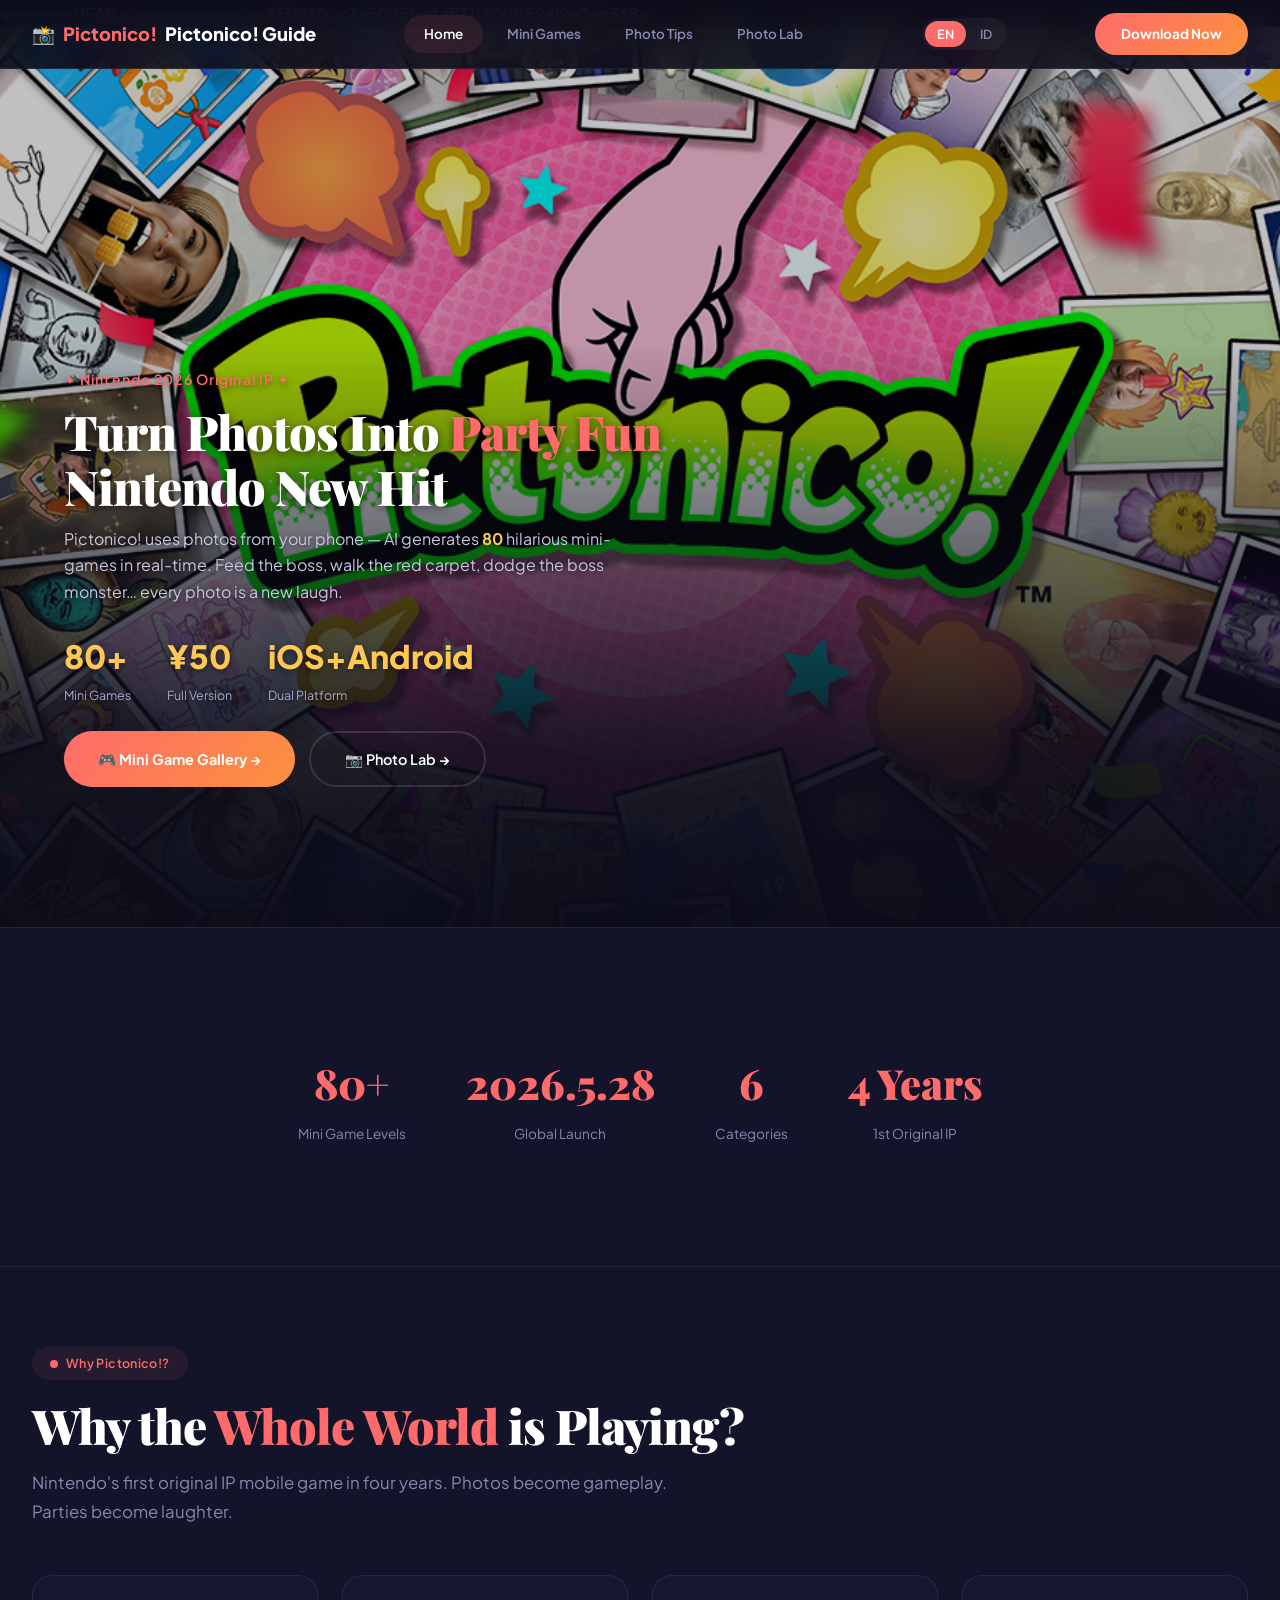
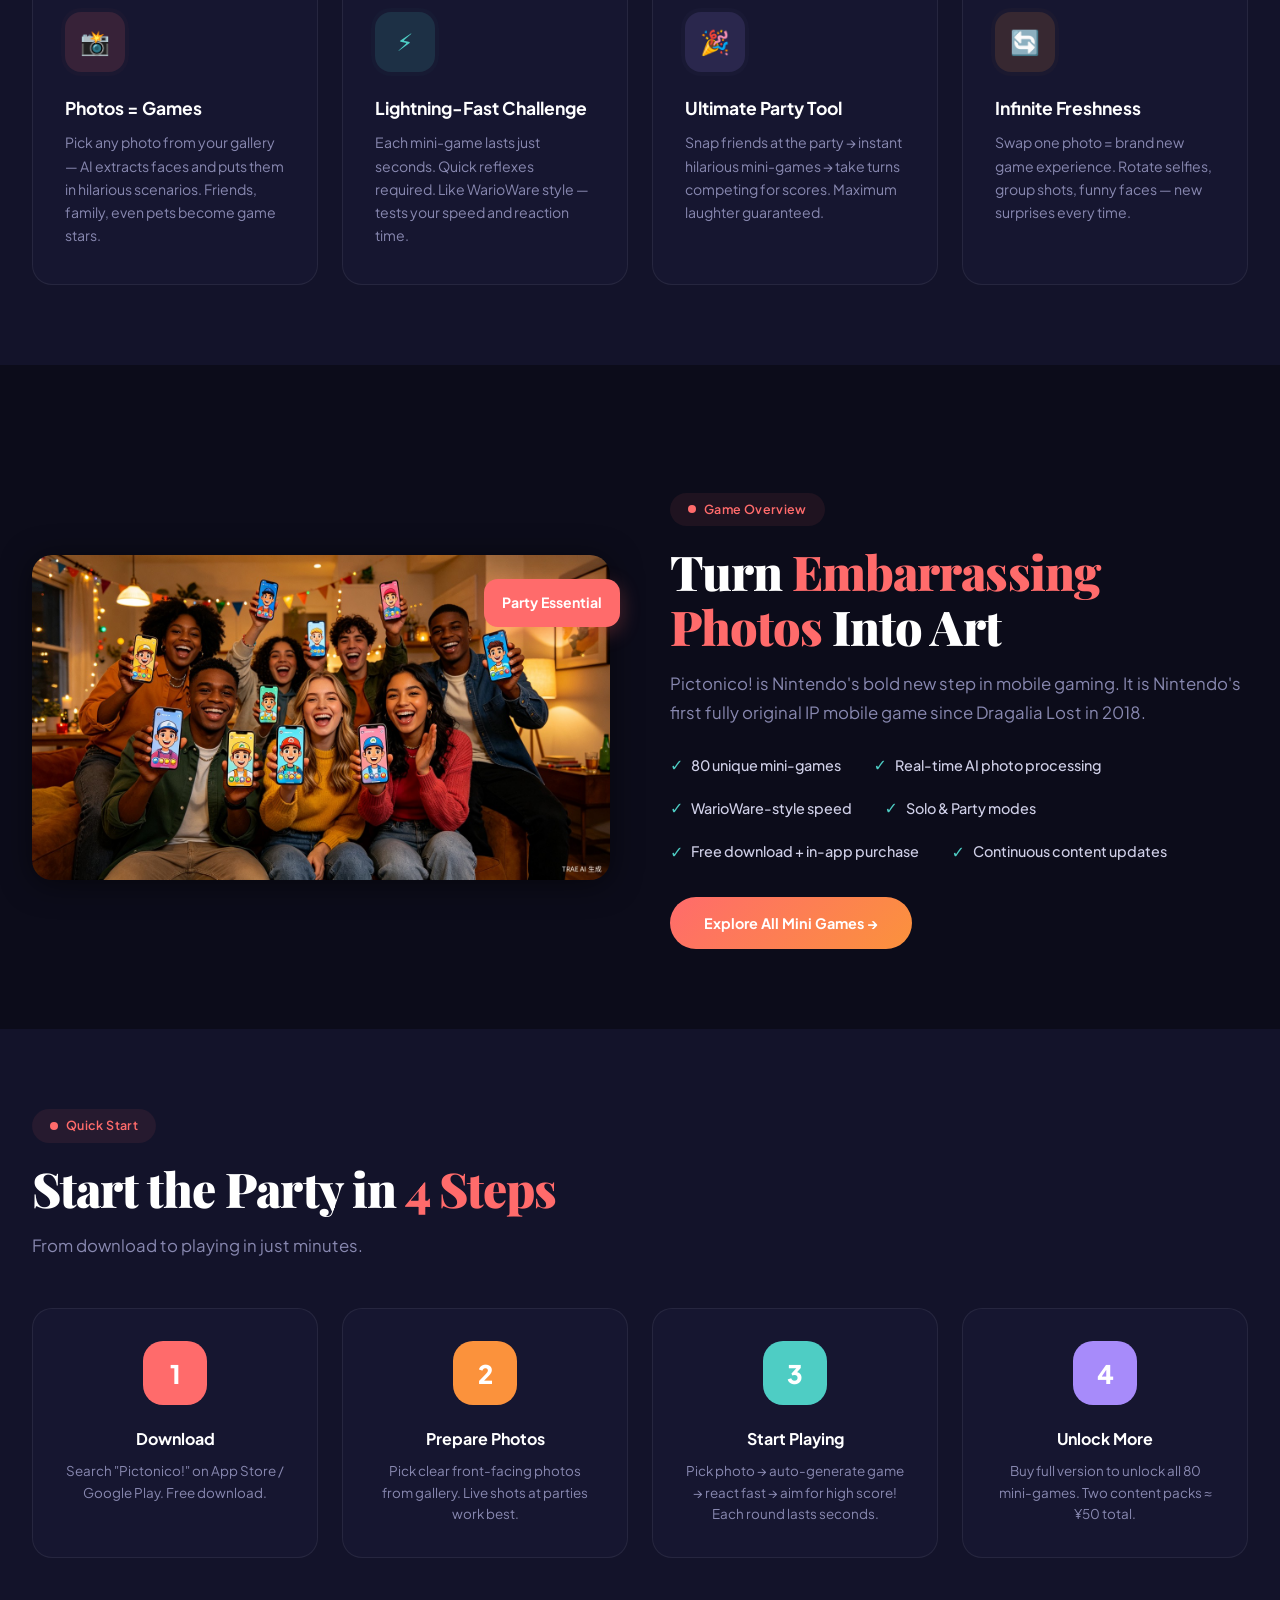
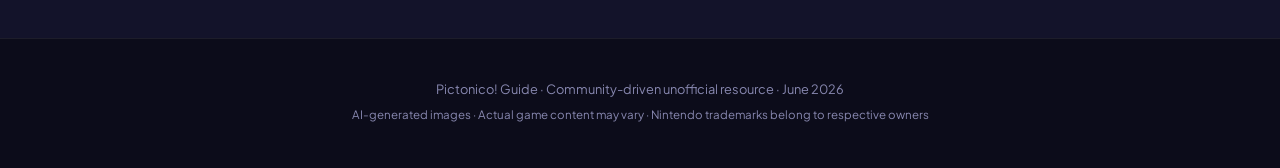
<file: index.html>
<!DOCTYPE html>
<html lang="en" dir="ltr">
<head>
<meta charset="UTF-8">
<!-- Google tag (gtag.js) -->
<<<<<<< HEAD
<script async src="https://pagead2.googlesyndication.com/pagead/js/adsbygoogle.js?client=ca-pub-1691516136077983" crossorigin="anonymous"></script>
=======
>>>>>>> 6f3f470cc7a5045ba84531f700b52a19a8ec368a
<script async src="https://www.googletagmanager.com/gtag/js?id=G-QFF1K0SGJ1"></script>
<script>window.dataLayer=window.dataLayer||[];function gtag(){dataLayer.push(arguments)}gtag('js',new Date());gtag('config','G-QFF1K0SGJ1')</script>
<meta name="viewport" content="width=device-width, initial-scale=1.0">
<title>Pictonico! Guide — Nintendo Party Photo Game Tips, Mini Games & Walkthrough</title>
<meta name="description" content="The ultimate Pictonico! fan guide: master all 80 mini-games, discover the best photo tips for hilarious results, and explore every wacky game scenario. Nintendo's 2026 original mobile party game — turn your friends' photos into laugh-out-loud micro-games.">
<meta name="keywords" content="Pictonico, Pictonico guide, Pictonico mini games, Pictonico photo tips, Nintendo Pictonico, Pictonico walkthrough, Pictonico! game, Nintendo party game, Pictonico download, Pictonico gameplay, Pictonico tips and tricks, Pictonico photo to game, how to play Pictonico, Pictonico characters, Pictonico all games">
<meta name="author" content="Pictonico Guide Community">
<meta name="robots" content="index, follow">
<meta property="og:title" content="Pictonico! Guide — Nintendo Party Photo Game Tips & Mini Games">
<meta property="og:description" content="Master all 80 mini-games in Pictonico! Turn photos into hilarious party fun with our complete guide, photo tips, and game catalog.">
<meta property="og:type" content="website">
<meta property="og:url" content="https://gamehpego.com/">
<meta property="og:image" content="hero-main.png">
<meta name="twitter:card" content="summary_large_image">
<meta name="twitter:title" content="Pictonico! Guide — Nintendo Party Photo Game">
<meta name="twitter:description" content="Turn your photos into hilarious mini-games. Complete Pictonico! guide with game catalog, photo tips & walkthrough.">
<link rel="canonical" href="https://gamehpego.com/">
<link rel="alternate" hreflang="en" href="https://gamehpego.com/">
<link rel="alternate" hreflang="id" href="https://gamehpego.com/id/">
<link rel="preconnect" href="https://fonts.googleapis.com">
<link href="https://fonts.googleapis.com/css2?family=Plus+Jakarta+Sans:wght@400;500;600;700;800&family=Playfair+Display:wght@700;900&display=swap" rel="stylesheet">
<link rel="stylesheet" href="shared.css">
<style>
#hero{min-height:100vh;display:flex;flex-direction:column;justify-content:flex-end;background:url('hero-main.png') center/cover no-repeat;position:relative;overflow:hidden}
#hero::before{content:'';position:absolute;inset:0;background:rgba(6,6,15,.25);pointer-events:none;z-index:0}
#hero::after{content:'';position:absolute;bottom:0;left:0;right:0;height:65%;background:linear-gradient(transparent 0%,rgba(12,12,26,.55) 40%,rgba(12,12,26,.9) 70%,rgba(12,12,26,.98) 100%);pointer-events:none;z-index:0}
.hero-bottom{position:relative;z-index:1;max-width:1300px;margin:0 auto;padding:0 32px 60px;width:100%}
.hero-txt h5{color:var(--accent);font-size:.88rem;font-weight:600;letter-spacing:.08em;margin-bottom:12px;text-shadow:0 2px 6px rgba(0,0,0,.5)}
.hero-txt h1{font-family:'Playfair Display',serif;font-size:clamp(2rem,4vw,3rem);font-weight:900;color:var(--white);line-height:1.15;margin-bottom:12px;letter-spacing:-.02em;text-shadow:0 2px 10px rgba(0,0,0,.6)}
.hero-txt h1 em{color:var(--accent);font-style:normal}
.hero-txt p{color:#c8c8e4;font-size:1rem;line-height:1.65;margin-bottom:24px;max-width:560px;text-shadow:0 1px 4px rgba(0,0,0,.5)}
.hero-stats{display:flex;gap:36px;margin-bottom:24px;flex-wrap:wrap}
.hs h3{font-size:2rem;font-weight:800;color:var(--gold);text-shadow:0 2px 6px rgba(0,0,0,.5)}
.hs span{font-size:.78rem;color:#aaaacc;display:block;margin-top:2px;text-shadow:0 1px 3px rgba(0,0,0,.5)}
.hero-btns{display:flex;gap:14px;flex-wrap:wrap}
#stats{border-top:1px solid var(--border);border-bottom:1px solid var(--border);background:var(--bg2)}
#stats .s-grid{display:flex;justify-content:center;gap:60px;flex-wrap:wrap;max-width:1100px;margin:0 auto}
#stats .s-item{text-align:center}
#stats .s-item h3{font-size:2.6rem;font-weight:900;font-family:'Playfair Display',serif;color:var(--accent)}
#stats .s-item span{font-size:.85rem;color:var(--dim)}
#features{background:var(--bg2)}
#about .about-grid{display:grid;grid-template-columns:1fr 1fr;gap:60px;align-items:center;margin-top:48px}
#about .about-img{position:relative}
#about .about-img .badge{position:absolute;top:24px;right:-10px;background:var(--accent);color:#fff;padding:12px 18px;border-radius:14px;font-weight:700;font-size:.88rem;box-shadow:0 6px 20px rgba(255,107,107,.3)}
.check-list{list-style:none;display:flex;flex-wrap:wrap;gap:16px 32px;margin:24px 0 32px}
.check-list li{display:flex;align-items:center;gap:8px;color:var(--text);font-size:.9rem;font-weight:500}
.check-list li::before{content:'✓';color:var(--green);font-weight:700;font-size:1rem}
#steps{background:var(--bg2)}
.steps-grid{display:grid;grid-template-columns:repeat(auto-fit,minmax(260px,1fr));gap:24px;margin-top:48px}
.step-card{background:var(--card-bg);border:1px solid var(--border);border-radius:var(--radius);padding:32px;text-align:center;transition:var(--tr)}
.step-card:hover{transform:translateY(-6px);box-shadow:var(--shadow-hover)}
.step-card .sn{width:64px;height:64px;border-radius:20px;display:flex;align-items:center;justify-content:center;font-size:1.6rem;font-weight:900;color:#fff;margin:0 auto 20px}
.step-card h4{color:var(--white);font-size:1rem;margin-bottom:8px}
.step-card p{color:var(--dim);font-size:.84rem;line-height:1.6}
@media(max-width:1024px){.hero-txt p{margin:0 auto 32px}.hero-stats,.hero-btns{justify-content:center}#about .about-grid{grid-template-columns:1fr}#about .about-img{max-width:500px;margin:0 auto}}
@media(max-width:768px){.hero-bottom{padding:0 20px 40px}#hero::after{height:70%}}
</style>
</head>
<body>

<header><div class="hdr-inner">
  <a class="logo" href="index.html">📸 <em style="color:var(--accent);font-style:normal">Pictonico!</em> <span data-t="site_title">Guide</span></a>
  <button class="nav-ham" id="ham" onclick="document.getElementById('nl').classList.toggle('open')"><span></span><span></span><span></span></button>
  <div class="nav-links" id="nl">
    <a href="index.html" class="active" data-t="nav_home">Home</a>
    <a href="minigames.html" data-t="nav_games">Mini Games</a>
    <a href="tips.html" data-t="nav_tips">Photo Tips</a>
    <a href="lab.html" data-t="nav_lab">Photo Lab</a>
  </div>
  <div class="lang-toggle">
    <button class="lang-btn on" data-lang="en">EN</button>
    <button class="lang-btn" data-lang="id">ID</button>
  </div>
  <a class="nav-cta" href="https://pictonico.nintendo.com/" target="_blank" rel="noopener" data-t="nav_cta">Download</a>
</div></header>

<section id="hero">
  <div class="hero-bottom">
    <div class="hero-txt">
      <h5 data-t="hero_subtitle">✦ Nintendo 2026 Original IP ✦</h5>
      <h1><span data-t="hero_h1_line1">Turn Photos Into</span> <em data-t="hero_h1_em">Party Fun</em><br><span data-t="hero_h1_line2">Nintendo New Hit</span></h1>
      <p data-t="hero_desc">Pictonico! uses photos from your phone — AI generates 80 hilarious mini-games in real-time. Feed the boss, walk the red carpet, dodge the boss monster… every photo is a new laugh.</p>
      <div class="hero-stats"><div class="hs"><h3 data-t="hero_stat1_val">80+</h3><span data-t="hero_stat1_lbl">Mini Games</span></div><div class="hs"><h3 data-t="hero_stat2_val">¥50</h3><span data-t="hero_stat2_lbl">Full Version</span></div><div class="hs"><h3 data-t="hero_stat3_val">iOS+Android</h3><span data-t="hero_stat3_lbl">Dual Platform</span></div></div>
      <div class="hero-btns"><a href="minigames.html" class="btn-primary" data-t="hero_btn1">🎮 Mini Game Gallery →</a><a href="lab.html" class="btn-outline" data-t="hero_btn2">📷 Photo Lab →</a></div>
    </div>
  </div>
</section>

<section id="stats"><div class="sec-inner" style="padding:40px 0"><div class="s-grid"><div class="s-item"><h3 data-t="stat1_val">80+</h3><span data-t="stat1_lbl">Mini Game Levels</span></div><div class="s-item"><h3 data-t="stat2_val">2026.5.28</h3><span data-t="stat2_lbl">Global Launch</span></div><div class="s-item"><h3 data-t="stat3_val">6</h3><span data-t="stat3_lbl">Categories</span></div><div class="s-item"><h3 data-t="stat4_val">4 Years</h3><span data-t="stat4_lbl">1st Original IP</span></div></div></div></section>

<section id="features"><div class="sec-inner">
  <span class="sec-label"><span class="dot"></span><span data-t="feat_label">Why Pictonico!?</span></span>
  <h2 class="sec-title" data-t="feat_title">Why the Whole World is Playing?</h2>
  <p class="sec-sub" data-t="feat_sub">Nintendo's first original IP mobile game in four years. Photos become gameplay. Parties become laughter.</p>
  <div class="f-grid">
    <div class="f-card fade-up"><div class="f-icon" style="background:rgba(255,107,107,.12);color:var(--accent)">📸</div><h4 data-t="feat1_title">Photos = Games</h4><p data-t="feat1_desc">Pick any photo — AI puts faces in hilarious scenarios. Friends, family, even pets become game stars.</p></div>
    <div class="f-card fade-up"><div class="f-icon" style="background:rgba(78,205,196,.12);color:var(--green)">⚡</div><h4 data-t="feat2_title">Lightning-Fast Challenge</h4><p data-t="feat2_desc">Each mini-game lasts seconds. Quick reflexes required. WarioWare-style speed test.</p></div>
    <div class="f-card fade-up"><div class="f-icon" style="background:rgba(167,139,250,.12);color:var(--purple)">🎉</div><h4 data-t="feat3_title">Ultimate Party Tool</h4><p data-t="feat3_desc">Snap friends → instant mini-games → compete for scores. Maximum laughter guaranteed.</p></div>
    <div class="f-card fade-up"><div class="f-icon" style="background:rgba(251,146,60,.12);color:var(--orange)">🔄</div><h4 data-t="feat4_title">Infinite Freshness</h4><p data-t="feat4_desc">Swap one photo = new game experience. New surprises every time.</p></div>
  </div>
</div></section>

<section id="about"><div class="sec-inner"><div class="about-grid">
  <div class="about-img fade-up"><img class="card-img" src="party-scene.jpg" alt="Party fun"><div class="badge" data-t="about_badge">🎯 Party Essential</div></div>
  <div class="fade-up">
    <span class="sec-label"><span class="dot"></span><span data-t="about_label">Game Overview</span></span>
    <h2 class="sec-title" data-t="about_title">Turn Embarrassing Photos Into Art</h2>
    <p class="sec-sub" data-t="about_desc">Pictonico! is Nintendo's bold new step in mobile gaming — their first fully original IP mobile game since Dragalia Lost in 2018.</p>
    <ul class="check-list"><li data-t="about_li1">80 unique mini-games</li><li data-t="about_li2">Real-time AI photo processing</li><li data-t="about_li3">WarioWare-style speed</li><li data-t="about_li4">Solo & Party modes</li><li data-t="about_li5">Free download + in-app purchase</li><li data-t="about_li6">Continuous content updates</li></ul>
    <a href="minigames.html" class="btn-primary" data-t="about_btn">Explore All Mini Games →</a>
  </div>
</div></div></section>

<section id="steps"><div class="sec-inner">
  <span class="sec-label"><span class="dot"></span><span data-t="steps_label">Quick Start</span></span>
  <h2 class="sec-title" data-t="steps_title">Start the Party in 4 Steps</h2>
  <p class="sec-sub" data-t="steps_sub">From download to playing in just minutes.</p>
  <div class="steps-grid">
    <div class="step-card fade-up"><div class="sn" style="background:var(--accent)">1</div><h4 data-t="step1_title">Download</h4><p data-t="step1_desc">Search "Pictonico!" on App Store / Google Play. Free download.</p></div>
    <div class="step-card fade-up"><div class="sn" style="background:var(--orange)">2</div><h4 data-t="step2_title">Prepare Photos</h4><p data-t="step2_desc">Pick clear front-facing photos from gallery. Live shots at parties work best.</p></div>
    <div class="step-card fade-up"><div class="sn" style="background:var(--green)">3</div><h4 data-t="step3_title">Start Playing</h4><p data-t="step3_desc">Pick photo → generate game → react fast → aim for high score!</p></div>
    <div class="step-card fade-up"><div class="sn" style="background:var(--purple)">4</div><h4 data-t="step4_title">Unlock More</h4><p data-t="step4_desc">Buy full version to unlock all 80 mini-games. ≈ ¥50 total.</p></div>
  </div>
</div></section>

<footer><p data-t="footer1">Pictonico! Guide · Community-driven unofficial resource · June 2026</p><p style="font-size:0.72rem" data-t="footer2">AI-generated images · Nintendo trademarks belong to respective owners</p></footer>

<script src="i18n.js"></script>
<script>
document.querySelectorAll('.fade-up').forEach(el=>{const o=new IntersectionObserver((e)=>{e.forEach(x=>{if(x.isIntersecting){x.target.classList.add('in');o.unobserve(x.target)}})},{threshold:0.15});o.observe(el)});
document.addEventListener('click',e=>{const n=document.getElementById('nl'),h=document.getElementById('ham');if(!n.contains(e.target)&&!h.contains(e.target))n.classList.remove('open')});
</script>
</body>
</html>
</file>
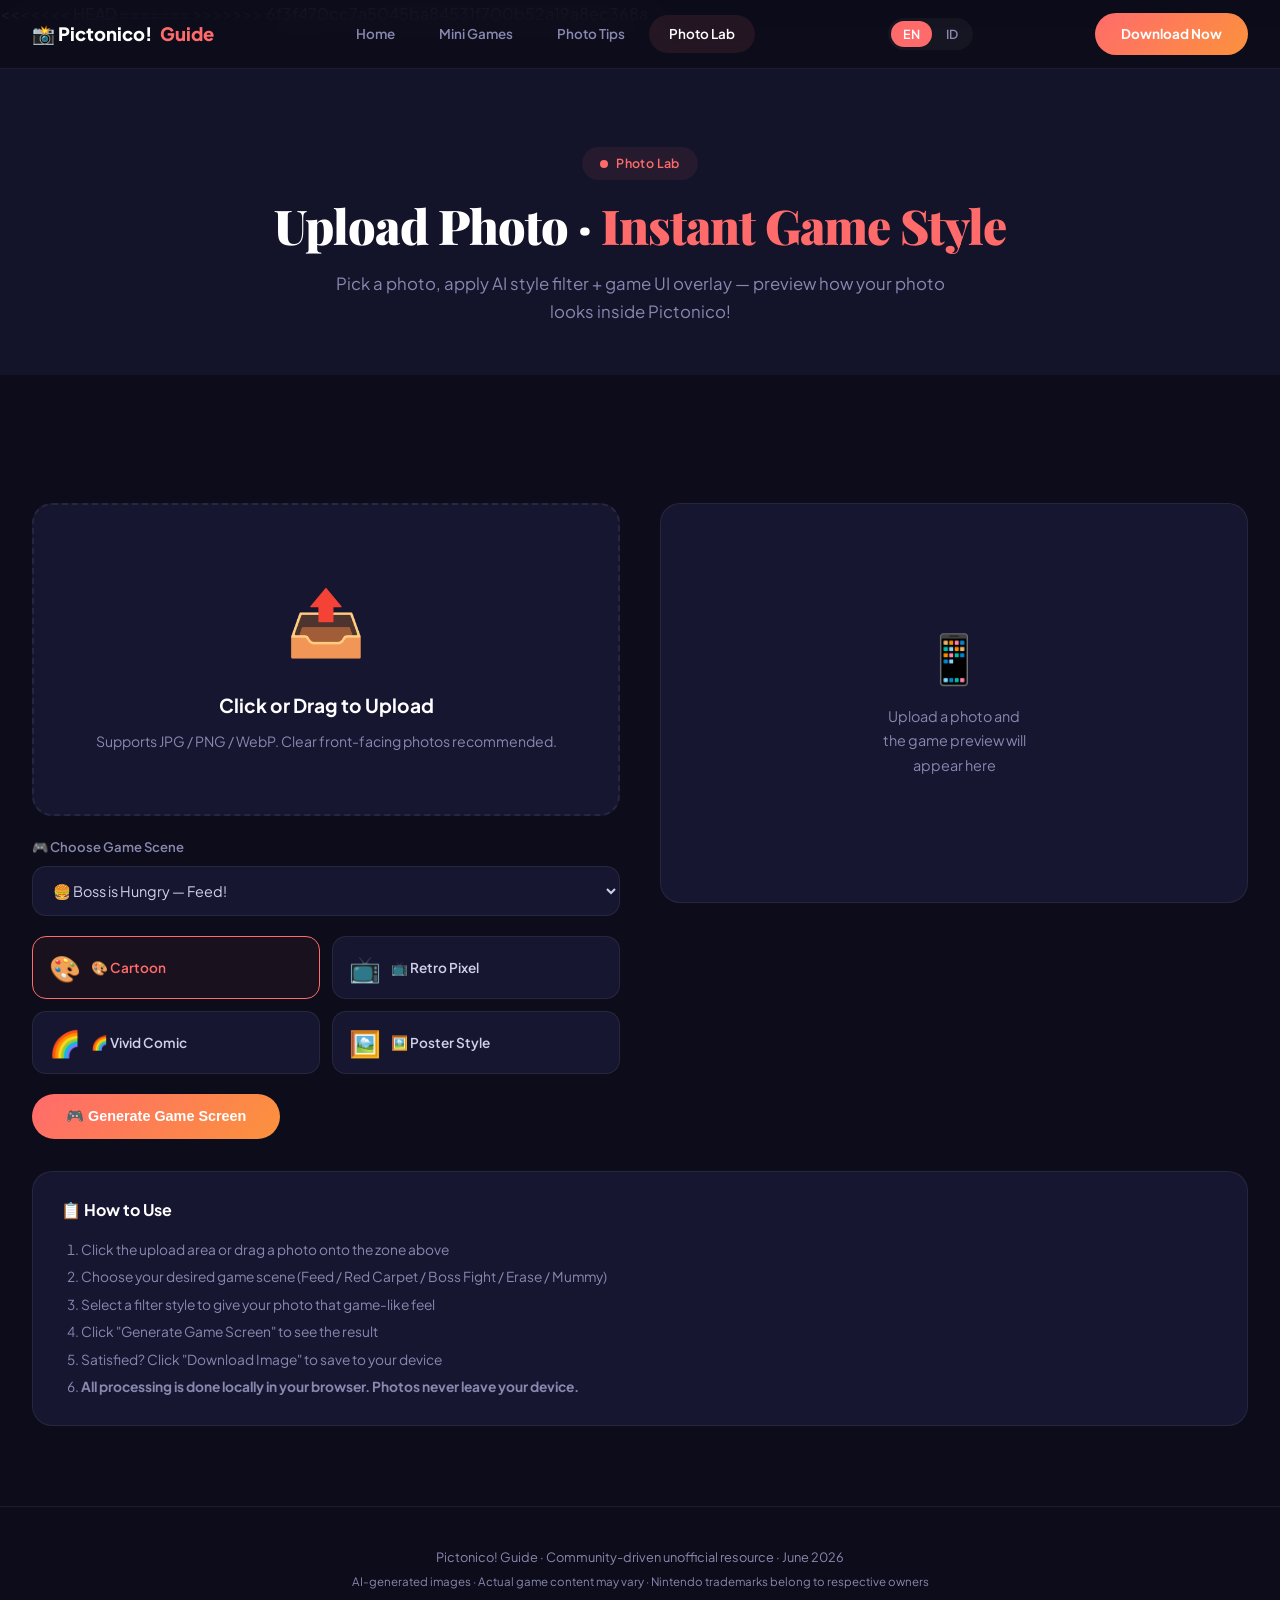
<file: lab.html>
<!DOCTYPE html>
<html lang="en">
<head>
<meta charset="UTF-8">
<!-- Google tag (gtag.js) -->
<<<<<<< HEAD
<script async src="https://pagead2.googlesyndication.com/pagead/js/adsbygoogle.js?client=ca-pub-1691516136077983" crossorigin="anonymous"></script>
=======
>>>>>>> 6f3f470cc7a5045ba84531f700b52a19a8ec368a
<script async src="https://www.googletagmanager.com/gtag/js?id=G-QFF1K0SGJ1"></script>
<script>window.dataLayer=window.dataLayer||[];function gtag(){dataLayer.push(arguments)}gtag('js',new Date());gtag('config','G-QFF1K0SGJ1')</script>
<meta name="viewport" content="width=device-width, initial-scale=1.0">
<title>Pictonico! Photo Lab — Turn Your Photo Into Game Style Online</title>
<meta name="description" content="Upload any photo and see it transformed into Pictonico! game style with AI filters, cartoon effects, and game UI overlay. Choose from 5 game scenes and 4 filter styles. 100% local processing — your photos never leave your device.">
<meta name="keywords" content="Pictonico photo lab, turn photo into game, Pictonico photo to game, Pictonico game style, photo to cartoon game, Pictonico filter, photo game overlay, Pictonico online tool, photo to Pictonico, game style photo converter">
<meta name="author" content="Pictonico Guide Community">
<meta name="robots" content="index, follow">
<meta property="og:title" content="Pictonico! Photo Lab — Turn Your Photo Into Game Style">
<meta property="og:description" content="Upload your photo and preview how it looks in Pictonico! style. 5 game scenes, 4 filter styles — all processed locally in your browser. Free online tool.">
<meta property="og:type" content="website">
<link rel="canonical" href="https://gamehpego.com/lab.html">
<link rel="alternate" hreflang="en" href="https://gamehpego.com/lab.html">
<link rel="alternate" hreflang="id" href="https://gamehpego.com/id/lab.html">
<link href="https://fonts.googleapis.com/css2?family=Plus+Jakarta+Sans:wght@400;500;600;700;800&family=Playfair+Display:wght@700;900&display=swap" rel="stylesheet">
<link rel="stylesheet" href="shared.css">
<style>
.page-hero{padding:120px 32px 48px;text-align:center;background:var(--bg2)}
.page-hero .sec-label{display:inline-flex;align-items:center;gap:8px;padding:6px 18px;border-radius:25px;background:rgba(255,107,107,.08);color:#ff6b6b;font-size:.78rem;font-weight:600;letter-spacing:.03em;margin-bottom:18px}
.page-hero .sec-label .dot{width:8px;height:8px;border-radius:50%;background:#ff6b6b;animation:pulse 2s infinite}
@keyframes pulse{0%,100%{opacity:1}50%{opacity:.35}}
.page-hero h2{font-family:'Playfair Display',serif;font-size:clamp(2rem,4.5vw,3rem);font-weight:900;color:var(--white);line-height:1.15;letter-spacing:-.02em}
.page-hero h2 em{color:#ff6b6b;font-style:normal}
.page-hero .sub{color:var(--dim);font-size:1.05rem;max-width:640px;margin:16px auto 0}
.lab-grid{display:grid;grid-template-columns:1fr 1fr;gap:40px;align-items:start;margin-top:48px}
.upload-zone{background:var(--card-bg);border:2px dashed var(--border);border-radius:var(--radius);padding:60px 32px;text-align:center;cursor:pointer;transition:var(--tr)}
.upload-zone:hover,.upload-zone.dragover{border-color:var(--accent);background:rgba(255,107,107,.04)}
.upload-zone .up-icon{font-size:4rem;margin-bottom:16px}
.upload-zone h3{color:var(--white);font-size:1.2rem;margin-bottom:8px}
.upload-zone p{color:var(--dim);font-size:.88rem}
.upload-zone input{display:none}
.style-grid{display:grid;grid-template-columns:1fr 1fr;gap:12px;margin-top:20px}
.style-btn{padding:14px 16px;border-radius:var(--radius-sm);border:1px solid var(--border);background:var(--card-bg);color:var(--text);cursor:pointer;font-size:.85rem;font-weight:600;font-family:inherit;transition:var(--tr);text-align:left;display:flex;align-items:center;gap:10px}
.style-btn:hover,.style-btn.on{border-color:var(--accent);background:rgba(255,107,107,.06);color:var(--accent)}
.style-btn .em{font-size:1.6rem}
.result-box{background:var(--card-bg);border:1px solid var(--border);border-radius:var(--radius);padding:24px;text-align:center;min-height:400px;display:flex;flex-direction:column;align-items:center;justify-content:center}
.result-box .placeholder{color:var(--dim);font-size:3rem;margin-bottom:12px}
.result-box .placeholder p{font-size:.9rem;margin-top:6px;white-space:pre-line}
.result-box canvas{max-width:100%;border-radius:var(--radius-sm);box-shadow:var(--shadow)}
.game-select{margin-top:20px}
.game-select select{width:100%;padding:14px 16px;border-radius:var(--radius-sm);border:1px solid var(--border);background:var(--card-bg);color:var(--text);font-size:.9rem;font-family:inherit;cursor:pointer;transition:var(--tr)}
.game-select select:focus{outline:none;border-color:var(--accent)}
.game-select label{display:block;color:var(--dim);font-size:.82rem;margin-bottom:8px;font-weight:600}
.actions{display:flex;gap:12px;margin-top:20px;flex-wrap:wrap}
.btn-sec{padding:12px 28px;border-radius:25px;border:1px solid var(--border);background:var(--card-bg);color:var(--text);font-weight:600;font-size:.84rem;cursor:pointer;font-family:inherit;transition:var(--tr)}
.btn-sec:hover{border-color:var(--accent);color:var(--accent)}
.instructions{background:var(--card-bg);border:1px solid var(--border);border-radius:var(--radius);padding:24px 28px;margin-top:32px}
.instructions h3{color:var(--white);font-size:1rem;margin-bottom:12px}
.instructions ol{color:var(--dim);font-size:.86rem;line-height:2;padding-left:20px}
@media(max-width:900px){.lab-grid{grid-template-columns:1fr}.style-grid{grid-template-columns:1fr 1fr}}
</style>
</head>
<body>

<header><div class="hdr-inner">
  <a class="logo" href="index.html">📸 Pictonico!<em style="color:var(--accent);font-style:normal">Guide</em></a>
  <button class="nav-ham" id="ham" onclick="document.getElementById('nl').classList.toggle('open')"><span></span><span></span><span></span></button>
  <div class="nav-links" id="nl">
    <a href="index.html" data-t="nav_home">Home</a>
    <a href="minigames.html" data-t="nav_games">Mini Games</a>
    <a href="tips.html" data-t="nav_tips">Photo Tips</a>
    <a href="lab.html" class="active" data-t="nav_lab">Photo Lab</a>
  </div>
  <div class="lang-toggle">
    <button class="lang-btn on" data-lang="en">EN</button>
    <button class="lang-btn" data-lang="id">ID</button>
  </div>
  <a class="nav-cta" href="https://pictonico.nintendo.com/" target="_blank" rel="noopener" data-t="nav_cta">Download</a>
</div></header>

<div class="page-hero">
  <span class="sec-label"><span class="dot"></span><span data-t="lab_tag">Photo Lab</span></span>
  <h2 data-t="lab_title">Upload Photo · Instant Game Style</h2>
  <p class="sub" data-t="lab_sub">Pick a photo, apply AI style filter + game UI overlay</p>
</div>

<section><div class="sec-inner" style="max-width:1300px;margin:0 auto">
  <div class="lab-grid">
    <div>
      <div class="upload-zone" id="dropZone" onclick="document.getElementById('fileInput').click()">
        <div class="up-icon">📤</div>
        <h3 data-t="lab_upload_title">Click or Drag to Upload</h3>
        <p data-t="lab_upload_desc">Supports JPG / PNG / WebP. Clear front-facing photos recommended.</p>
        <input type="file" id="fileInput" accept="image/*">
      </div>
      <div class="game-select">
        <label data-t="lab_scene_label">🎮 Choose Game Scene</label>
        <select id="gameSelect">
          <option value="feed" data-t="lab_scene_feed">🍔 Boss is Hungry — Feed!</option>
          <option value="carpet" data-t="lab_scene_carpet">🏃 Red Carpet Moment</option>
          <option value="boss" data-t="lab_scene_boss">🥊 Friend Turns Into Final BOSS</option>
          <option value="clean" data-t="lab_scene_clean">🧹 Erase Embarrassing Memory</option>
          <option value="mummy" data-t="lab_scene_mummy">💄 Wrap Friend as a Mummy</option>
        </select>
      </div>
      <div class="style-grid" id="styleGrid">
        <button class="style-btn on" data-style="cartoon"><span class="em">🎨</span><span data-t="lab_style_cartoon">Cartoon</span></button>
        <button class="style-btn" data-style="retro"><span class="em">📺</span><span data-t="lab_style_retro">Retro Pixel</span></button>
        <button class="style-btn" data-style="vivid"><span class="em">🌈</span><span data-t="lab_style_vivid">Vivid Comic</span></button>
        <button class="style-btn" data-style="poster"><span class="em">🖼️</span><span data-t="lab_style_poster">Poster Style</span></button>
      </div>
      <div class="actions">
        <button class="btn-primary" id="generateBtn" disabled data-t="lab_gen_btn">🎮 Generate Game Screen</button>
        <button class="btn-sec" id="downloadBtn" style="display:none" data-t="lab_download">💾 Download Image</button>
        <button class="btn-sec" id="resetBtn" style="display:none" data-t="lab_reset">🔄 Upload Again</button>
      </div>
    </div>
    <div class="result-box" id="resultBox">
      <div class="placeholder" id="placeholder"><div>📱</div><p data-t="lab_placeholder">Upload a photo and the game preview will appear here</p></div>
      <canvas id="outputCanvas" style="display:none"></canvas>
    </div>
  </div>
  <div class="instructions">
    <h3 data-t="lab_how_title">📋 How to Use</h3>
    <ol>
      <li data-t="lab_how_1">Click or drag a photo to upload</li>
      <li data-t="lab_how_2">Choose your desired game scene</li>
      <li data-t="lab_how_3">Select a filter style</li>
      <li data-t="lab_how_4">Click Generate to see result</li>
      <li data-t="lab_how_5">Satisfied? Click Download to save</li>
      <li data-t="lab_how_6"><strong>All processing is local. Photos never leave your device.</strong></li>
    </ol>
  </div>
</div></section>

<footer><p data-t="footer1">Pictonico! Guide · June 2026</p><p style="font-size:0.72rem" data-t="footer2">AI images · Nintendo trademarks belong to respective owners</p></footer>

<script src="i18n.js"></script>
<script>
// Re-apply translations after lang change
var origSetLang=setLang;
setLang=function(lang){origSetLang(lang);renderLabUI()};

var uploadedImage=null,currentStyle='cartoon',currentGame='feed';

var dz=document.getElementById('dropZone'),fi=document.getElementById('fileInput');
fi.addEventListener('change',function(e){loadImage(e.target.files[0])});
dz.addEventListener('dragover',function(e){e.preventDefault();dz.classList.add('dragover')});
dz.addEventListener('dragleave',function(){dz.classList.remove('dragover')});
dz.addEventListener('drop',function(e){e.preventDefault();dz.classList.remove('dragover');loadImage(e.dataTransfer.files[0])});

function loadImage(file){
  if(!file||!file.type.startsWith('image/')){alert('Please select an image file!');return}
  var r=new FileReader();
  r.onload=function(e){var img=new Image();img.onload=function(){uploadedImage=img;document.getElementById('generateBtn').disabled=false;dz.innerHTML='<div class="up-icon">✅</div><h3 data-t="lab_loaded">'+t('lab_loaded')+'</h3><p>'+file.name+' ('+Math.round(file.size/1024)+' KB)</p><p style="color:var(--accent);margin-top:4px" data-t="lab_reupload">'+t('lab_reupload')+'</p>';dz.style.borderStyle='solid';dz.style.borderColor='var(--green)';applyTranslations()};img.src=e.target.result};r.readAsDataURL(file)
}

document.getElementById('styleGrid').addEventListener('click',function(e){var b=e.target.closest('.style-btn');if(!b)return;document.querySelectorAll('#styleGrid .style-btn').forEach(function(x){x.classList.remove('on')});b.classList.add('on');currentStyle=b.dataset.style});
document.getElementById('gameSelect').addEventListener('change',function(e){currentGame=e.target.value});
document.getElementById('generateBtn').addEventListener('click',generate);
document.getElementById('downloadBtn').addEventListener('click',function(){var a=document.createElement('a');a.download=t('lab_img_downloaded');a.href=document.getElementById('outputCanvas').toDataURL();a.click()});
document.getElementById('resetBtn').addEventListener('click',reset);

function generate(){
  if(!uploadedImage)return;
  var canvas=document.getElementById('outputCanvas'),ctx=canvas.getContext('2d');
  var W=800,H=Math.round(800*uploadedImage.height/uploadedImage.width);
  if(H<500)H=500;if(H>900)H=900;
  canvas.width=W;canvas.height=H;
  ctx.drawImage(uploadedImage,0,0,W,H);
  applyStyle(ctx,W,H,currentStyle);
  drawGameUI(ctx,W,H,currentGame);
  canvas.style.display='block';document.getElementById('placeholder').style.display='none';
  document.getElementById('downloadBtn').style.display='inline-flex';document.getElementById('resetBtn').style.display='inline-flex';
}

function applyStyle(ctx,W,H,style){
  var id=ctx.getImageData(0,0,W,H),d=id.data;
  if(style==='cartoon'){for(var i=0;i<d.length;i+=4){d[i]=Math.round(d[i]/40)*40;d[i+1]=Math.round(d[i+1]/40)*40;d[i+2]=Math.round(d[i+2]/40)*40}ctx.putImageData(id,0,0);ctx.fillStyle='rgba(255,180,100,0.08)';ctx.fillRect(0,0,W,H)}
  else if(style==='retro'){ctx.imageSmoothingEnabled=false;var sw=Math.max(4,Math.floor(W/60));ctx.drawImage(ctx.canvas,0,0,W/4,H/4);ctx.drawImage(ctx.canvas,0,0,W/4,H/4,0,0,W,H);ctx.imageSmoothingEnabled=true;ctx.fillStyle='rgba(0,0,0,0.06)';for(var y=0;y<H;y+=3)ctx.fillRect(0,y,W,1);ctx.fillStyle='rgba(255,200,50,0.05)';ctx.fillRect(0,0,W,H)}
  else if(style==='vivid'){for(var i=0;i<d.length;i+=4){var r=d[i],g=d[i+1],b=d[i+2];var gray=0.299*r+0.587*g+0.114*b;d[i]=Math.min(255,Math.max(0,gray+1.6*(r-gray)));d[i+1]=Math.min(255,Math.max(0,gray+1.6*(g-gray)));d[i+2]=Math.min(255,Math.max(0,gray+1.6*(b-gray)))}ctx.putImageData(id,0,0);ctx.fillStyle='rgba(0,0,0,0.03)';for(var y=0;y<H;y+=8)for(var x=0;x<W;x+=8)ctx.fillRect(x,y,4,4)}
  else if(style==='poster'){for(var i=0;i<d.length;i+=4){d[i]=Math.min(255,d[i]*1.1);d[i+1]=Math.min(255,d[i+1]*0.95);d[i+2]=Math.min(255,d[i+2]*0.85)}ctx.putImageData(id,0,0);var grad=ctx.createRadialGradient(W/2,H/2,Math.min(W,H)*0.45,W/2,H/2,Math.max(W,H)*0.7);grad.addColorStop(0,'rgba(0,0,0,0)');grad.addColorStop(1,'rgba(0,0,0,0.4)');ctx.fillStyle=grad;ctx.fillRect(0,0,W,H)}
}

function drawGameUI(ctx,W,H,game){
  var barH=60;
  ctx.fillStyle='rgba(0,0,0,0.55)';ctx.fillRect(0,0,W,barH);ctx.fillStyle='rgba(255,255,255,0.08)';ctx.fillRect(0,barH,W,2);
  ctx.font='bold 20px "Plus Jakarta Sans",sans-serif';ctx.fillStyle='#fff';
  ctx.fillText(t('lab_timer'),20,38);
  ctx.textAlign='right';ctx.font='bold 22px "Plus Jakarta Sans",sans-serif';ctx.fillStyle='#ffc853';
  ctx.fillText(t('lab_score'),W-20,38);
  ctx.textAlign='center';
  var titles={feed:t('lab_game_title_feed'),carpet:t('lab_game_title_carpet'),boss:t('lab_game_title_boss'),clean:t('lab_game_title_clean'),mummy:t('lab_game_title_mummy')};
  ctx.font='bold 16px "Plus Jakarta Sans",sans-serif';ctx.fillStyle='#ff6b6b';
  ctx.fillText(titles[game]||'Pictonico!',W/2,38);
  var phW=160,phH=8,phX=(W-phW)/2,phY=barH-20;
  ctx.fillStyle='rgba(255,255,255,0.15)';ctx.roundRect(phX,phY,phW,phH,4);ctx.fill();
  ctx.fillStyle='#4ecdc4';ctx.roundRect(phX,phY,phW*0.72,phH,4);ctx.fill();
  ctx.fillStyle='rgba(0,0,0,0.55)';ctx.fillRect(0,H-56,W,56);ctx.fillStyle='rgba(255,255,255,0.08)';ctx.fillRect(0,H-56,W,2);
  ctx.textAlign='center';ctx.font='14px "Plus Jakarta Sans",sans-serif';ctx.fillStyle='rgba(255,255,255,0.5)';
  var hints={feed:t('lab_hint_feed'),carpet:t('lab_hint_carpet'),boss:t('lab_hint_boss'),clean:t('lab_hint_clean'),mummy:t('lab_hint_mummy')};
  ctx.fillText(hints[game]||'',W/2,H-20);
  ctx.font='28px sans-serif';ctx.fillText(game==='boss'?'💥':game==='feed'?'🍕':'✨',W-60,H-18);
  ctx.strokeStyle='rgba(255,107,107,0.2)';ctx.lineWidth=2;ctx.strokeRect(8,barH+8,W-16,H-barH-64);
}

function reset(){
  uploadedImage=null;document.getElementById('outputCanvas').style.display='none';document.getElementById('placeholder').style.display='block';
  document.getElementById('generateBtn').disabled=true;document.getElementById('downloadBtn').style.display='none';document.getElementById('resetBtn').style.display='none';
  dz.innerHTML='<div class="up-icon">📤</div><h3 data-t="lab_upload_title">'+t('lab_upload_title')+'</h3><p data-t="lab_upload_desc">'+t('lab_upload_desc')+'</p><input type="file" id="fileInput" accept="image/*">';
  dz.style.borderStyle='dashed';dz.style.borderColor='var(--border)';
  document.getElementById('fileInput').addEventListener('change',function(e){loadImage(e.target.files[0])});
}

function renderLabUI(){applyTranslations();document.getElementById('gameSelect').querySelectorAll('option').forEach(function(o){if(T[o.dataset.t])o.textContent=T[o.dataset.t][LANG.current||'en']})}

if(!CanvasRenderingContext2D.prototype.roundRect){CanvasRenderingContext2D.prototype.roundRect=function(x,y,w,h,r){if(typeof r==='number')r={tl:r,tr:r,br:r,bl:r};this.beginPath();this.moveTo(x+r.tl,y);this.lineTo(x+w-r.tr,y);this.quadraticCurveTo(x+w,y,x+w,y+r.tr);this.lineTo(x+w,y+h-r.br);this.quadraticCurveTo(x+w,y+h,x+w-r.br,y+h);this.lineTo(x+r.bl,y+h);this.quadraticCurveTo(x,y+h,x,y+h-r.bl);this.lineTo(x,y+r.tl);this.quadraticCurveTo(x,y,x+r.tl,y);this.closePath()}}

document.addEventListener('click',function(e){var n=document.getElementById('nl'),h=document.getElementById('ham');if(!n.contains(e.target)&&!h.contains(e.target))n.classList.remove('open')});
</script>
</body>
</html>
</file>
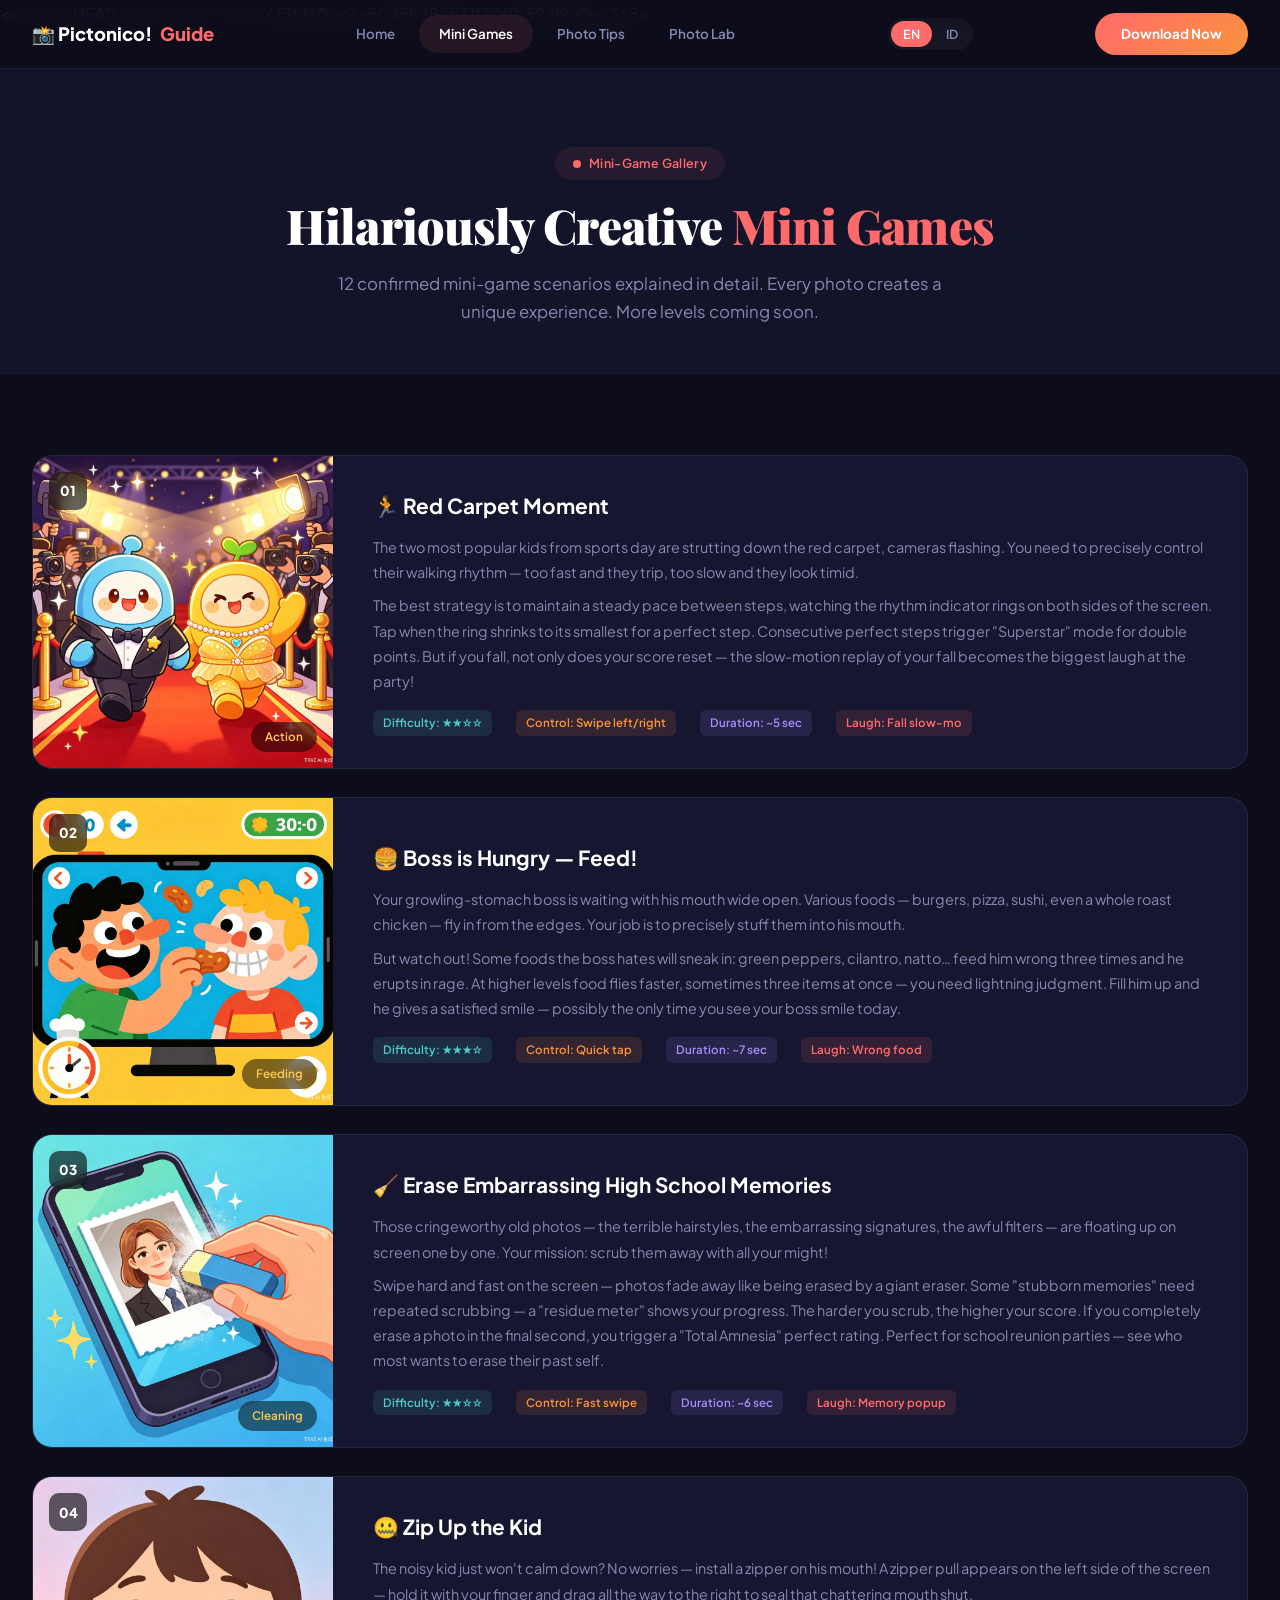
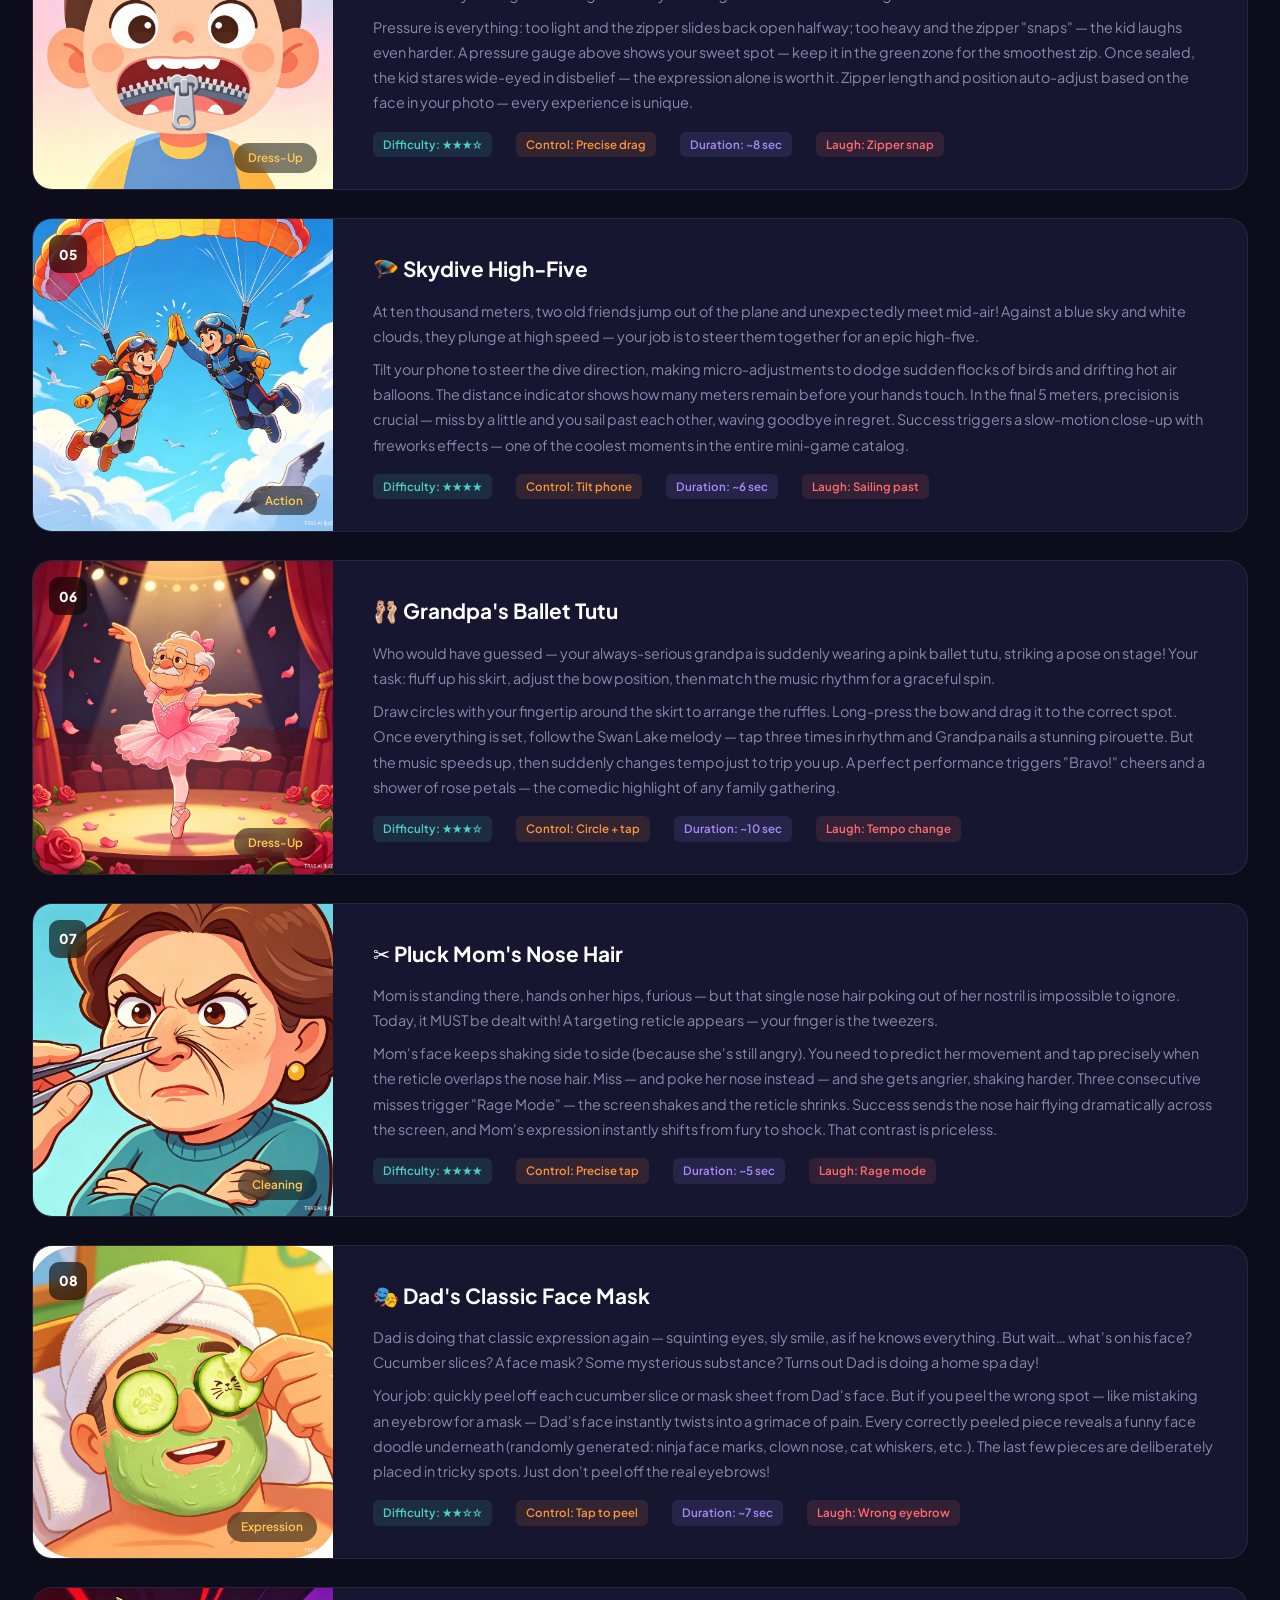
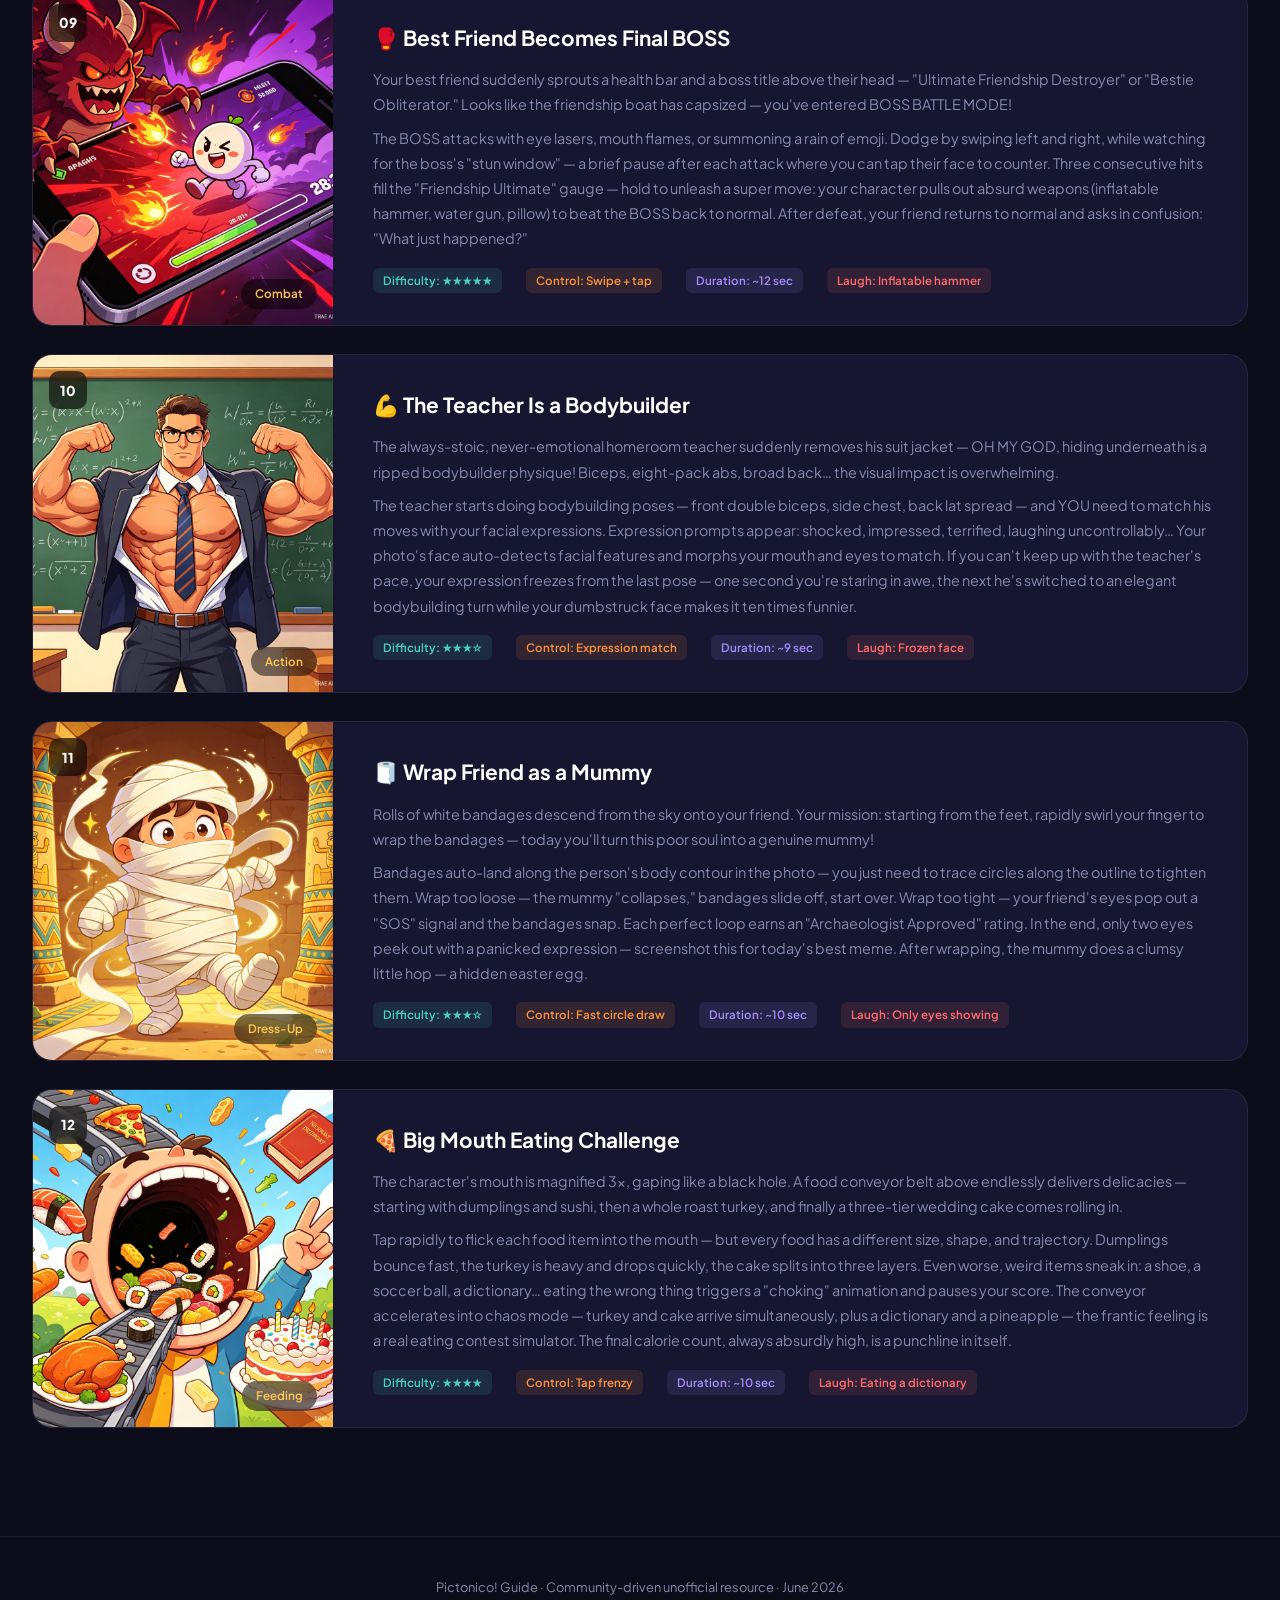
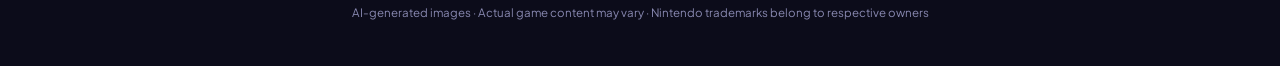
<file: minigames.html>
<!DOCTYPE html>
<html lang="en">
<head>
<meta charset="UTF-8">
<!-- Google tag (gtag.js) -->
<<<<<<< HEAD
<script async src="https://pagead2.googlesyndication.com/pagead/js/adsbygoogle.js?client=ca-pub-1691516136077983" crossorigin="anonymous"></script>
=======
>>>>>>> 6f3f470cc7a5045ba84531f700b52a19a8ec368a
<script async src="https://www.googletagmanager.com/gtag/js?id=G-QFF1K0SGJ1"></script>
<script>window.dataLayer=window.dataLayer||[];function gtag(){dataLayer.push(arguments)}gtag('js',new Date());gtag('config','G-QFF1K0SGJ1')</script>
<meta name="viewport" content="width=device-width, initial-scale=1.0">
<title>Pictonico! Mini Games Catalog — All 80 Micro-Game Scenarios & Walkthrough</title>
<meta name="description" content="Complete Pictonico! mini-games catalog with all confirmed game scenarios explained in detail. Boss fight, red carpet, feeding frenzy, mummy wrap — every hilarious micro-game walkthrough with tips, controls & difficulty ratings.">
<meta name="keywords" content="Pictonico mini games, Pictonico all games, Pictonico game catalog, Pictonico micro-games, Pictonico scenarios, Pictonico boss fight, Pictonico red carpet, Pictonico feeding game, Pictonico mummy wrap, Pictonico game list, Pictonico game walkthrough, Nintendo photo game levels">
<meta name="author" content="Pictonico Guide Community">
<meta name="robots" content="index, follow">
<meta property="og:title" content="Pictonico! Mini Games Catalog — All Micro-Game Scenarios">
<meta property="og:description" content="Every Pictonico! mini-game scenario explained with tips, controls, difficulty levels and laugh-out-loud moments. Boss fight, red carpet, ballet grandpa & more.">
<meta property="og:type" content="website">
<link rel="canonical" href="https://gamehpego.com/minigames.html">
<link rel="alternate" hreflang="en" href="https://gamehpego.com/minigames.html">
<link rel="alternate" hreflang="id" href="https://gamehpego.com/id/minigames.html">
<link rel="preconnect" href="https://fonts.googleapis.com">
<link href="https://fonts.googleapis.com/css2?family=Plus+Jakarta+Sans:wght@400;500;600;700;800&family=Playfair+Display:wght@700;900&display=swap" rel="stylesheet">
<link rel="stylesheet" href="shared.css">
<style>
.page-hero{padding:120px 32px 48px;text-align:center;background:var(--bg2)}
.page-hero .sec-label{display:inline-flex;align-items:center;gap:8px;padding:6px 18px;border-radius:25px;background:rgba(255,107,107,.08);color:#ff6b6b;font-size:.78rem;font-weight:600;letter-spacing:.03em;margin-bottom:18px}
.page-hero .sec-label .dot{width:8px;height:8px;border-radius:50%;background:#ff6b6b;animation:pulse 2s infinite}
@keyframes pulse{0%,100%{opacity:1}50%{opacity:.35}}
.page-hero h2{font-family:'Playfair Display',serif;font-size:clamp(2rem,4.5vw,3rem);font-weight:900;color:var(--white);line-height:1.15;letter-spacing:-.02em}
.page-hero h2 em{color:#ff6b6b;font-style:normal}
.page-hero .sub{color:var(--dim);font-size:1.05rem;max-width:640px;margin:16px auto 0}
section{padding:80px 32px;max-width:1300px;margin:0 auto}
.game-item{display:grid;grid-template-columns:300px 1fr;gap:32px;background:var(--card-bg);border:1px solid var(--border);border-radius:var(--radius);overflow:hidden;transition:var(--tr);margin-bottom:28px}
.game-item:hover{transform:translateY(-4px);box-shadow:var(--shadow-hover);border-color:rgba(255,107,107,.2)}
.game-item .gi-left{position:relative;overflow:hidden;min-height:260px}
.game-item .gi-left img{width:100%;height:100%;object-fit:cover;transition:var(--tr)}
.game-item:hover .gi-left img{transform:scale(1.05)}
.gi-num{position:absolute;top:16px;left:16px;width:38px;height:38px;border-radius:10px;background:rgba(0,0,0,.6);backdrop-filter:blur(8px);color:var(--white);display:flex;align-items:center;justify-content:center;font-weight:800;font-size:.85rem;z-index:2}
.gi-cat{position:absolute;bottom:16px;right:16px;z-index:2;padding:5px 14px;border-radius:20px;background:rgba(0,0,0,.5);backdrop-filter:blur(8px);font-size:.73rem;font-weight:600;color:#ffc853}
.game-item .gi-right{padding:32px 32px 32px 8px;display:flex;flex-direction:column;justify-content:center}
.game-item .gi-right h3{font-size:1.3rem;color:var(--white);margin-bottom:12px}
.game-item .gi-right .gi-desc{color:var(--dim);font-size:.9rem;line-height:1.75;margin-bottom:16px}
.game-item .gi-right .gi-meta{display:flex;gap:24px;flex-wrap:wrap;font-size:.82rem}
.m-tag{padding:3px 10px;border-radius:6px;font-size:.72rem;font-weight:600}
.m-green{background:rgba(78,205,196,.12);color:#4ecdc4}
.m-orange{background:rgba(251,146,60,.12);color:#fb923c}
.m-purple{background:rgba(167,139,250,.12);color:#a78bfa}
.m-red{background:rgba(255,107,107,.12);color:#ff6b6b}
@media(max-width:900px){.game-item{grid-template-columns:1fr}.game-item .gi-left{min-height:200px}.game-item .gi-right{padding:24px}section{padding:48px 20px}}
</style>
</head>
<body>

<header><div class="hdr-inner">
  <a class="logo" href="index.html">📸 Pictonico!<em style="color:var(--accent);font-style:normal">Guide</em></a>
  <button class="nav-ham" id="ham" onclick="document.getElementById('nl').classList.toggle('open')"><span></span><span></span><span></span></button>
  <div class="nav-links" id="nl">
    <a href="index.html" data-t="nav_home">Home</a>
    <a href="minigames.html" class="active" data-t="nav_games">Mini Games</a>
    <a href="tips.html" data-t="nav_tips">Photo Tips</a>
    <a href="lab.html" data-t="nav_lab">Photo Lab</a>
  </div>
  <div class="lang-toggle">
    <button class="lang-btn on" data-lang="en">EN</button>
    <button class="lang-btn" data-lang="id">ID</button>
  </div>
  <a class="nav-cta" href="https://pictonico.nintendo.com/" target="_blank" rel="noopener" data-t="nav_cta">Download</a>
</div></header>

<div class="page-hero">
  <span class="sec-label"><span class="dot"></span><span data-t="mg_tag">Mini-Game Gallery</span></span>
  <h2 data-t="mg_hero_title">Hilariously Creative Mini Games</h2>
  <p class="sub" data-t="mg_hero_sub">12 confirmed mini-game scenarios explained in detail.</p>
</div>

<section id="mgList"></section>

<footer><p data-t="footer1">Pictonico! Guide · June 2026</p><p style="font-size:0.72rem" data-t="footer2">AI images · Nintendo trademarks belong to respective owners</p></footer>

<script src="i18n.js"></script>
<script>
var MG_IMGS={f:'feeding-game.jpg',b:'boss-game.jpg',rc:'mg-redcarpet.jpg',cl:'mg-clean.jpg',z:'mg-zipper.jpg',sk:'mg-skydive.jpg',ba:'mg-ballet.jpg',nh:'mg-nosehair.jpg',fm:'mg-facemask.jpg',mu:'mg-muscle.jpg',my:'mg-mummy.jpg',be:'mg-bigeat.jpg'};
var MG_DATA=[
  {n:'01',k:'mg01',img:'rc'},{n:'02',k:'mg02',img:'f'},
  {n:'03',k:'mg03',img:'cl'},{n:'04',k:'mg04',img:'z'},
  {n:'05',k:'mg05',img:'sk'},{n:'06',k:'mg06',img:'ba'},
  {n:'07',k:'mg07',img:'nh'},{n:'08',k:'mg08',img:'fm'},
  {n:'09',k:'mg09',img:'b'},{n:'10',k:'mg10',img:'mu'},
  {n:'11',k:'mg11',img:'my'},{n:'12',k:'mg12',img:'be'}
];

function renderMG(){
  var h='';
  MG_DATA.forEach(function(g){
    h+='<div class="game-item"><div class="gi-left"><img src="'+MG_IMGS[g.img]+'" alt="" style="width:100%;height:100%;object-fit:cover"><span class="gi-num">'+g.n+'</span><span class="gi-cat" data-t="'+g.k+'_cat">'+t(g.k+'_cat')+'</span></div><div class="gi-right"><h3 data-t="'+g.k+'_title">'+t(g.k+'_title')+'</h3><div class="gi-desc"><p data-t="'+g.k+'_desc1">'+t(g.k+'_desc1')+'</p><p style="margin-top:8px" data-t="'+g.k+'_desc2">'+t(g.k+'_desc2')+'</p></div><div class="gi-meta"><span class="m-tag m-green" data-t="'+g.k+'_diff">'+t(g.k+'_diff')+'</span><span class="m-tag m-orange" data-t="'+g.k+'_ctrl">'+t(g.k+'_ctrl')+'</span><span class="m-tag m-purple" data-t="'+g.k+'_time">'+t(g.k+'_time')+'</span><span class="m-tag m-red" data-t="'+g.k+'_laugh">'+t(g.k+'_laugh')+'</span></div></div></div>';
  });
  document.getElementById('mgList').innerHTML=h;
}

renderMG();

document.addEventListener('click',function(e){var n=document.getElementById('nl'),h=document.getElementById('ham');if(!n.contains(e.target)&&!h.contains(e.target))n.classList.remove('open')});
</script>
</body>
</html>
</file>
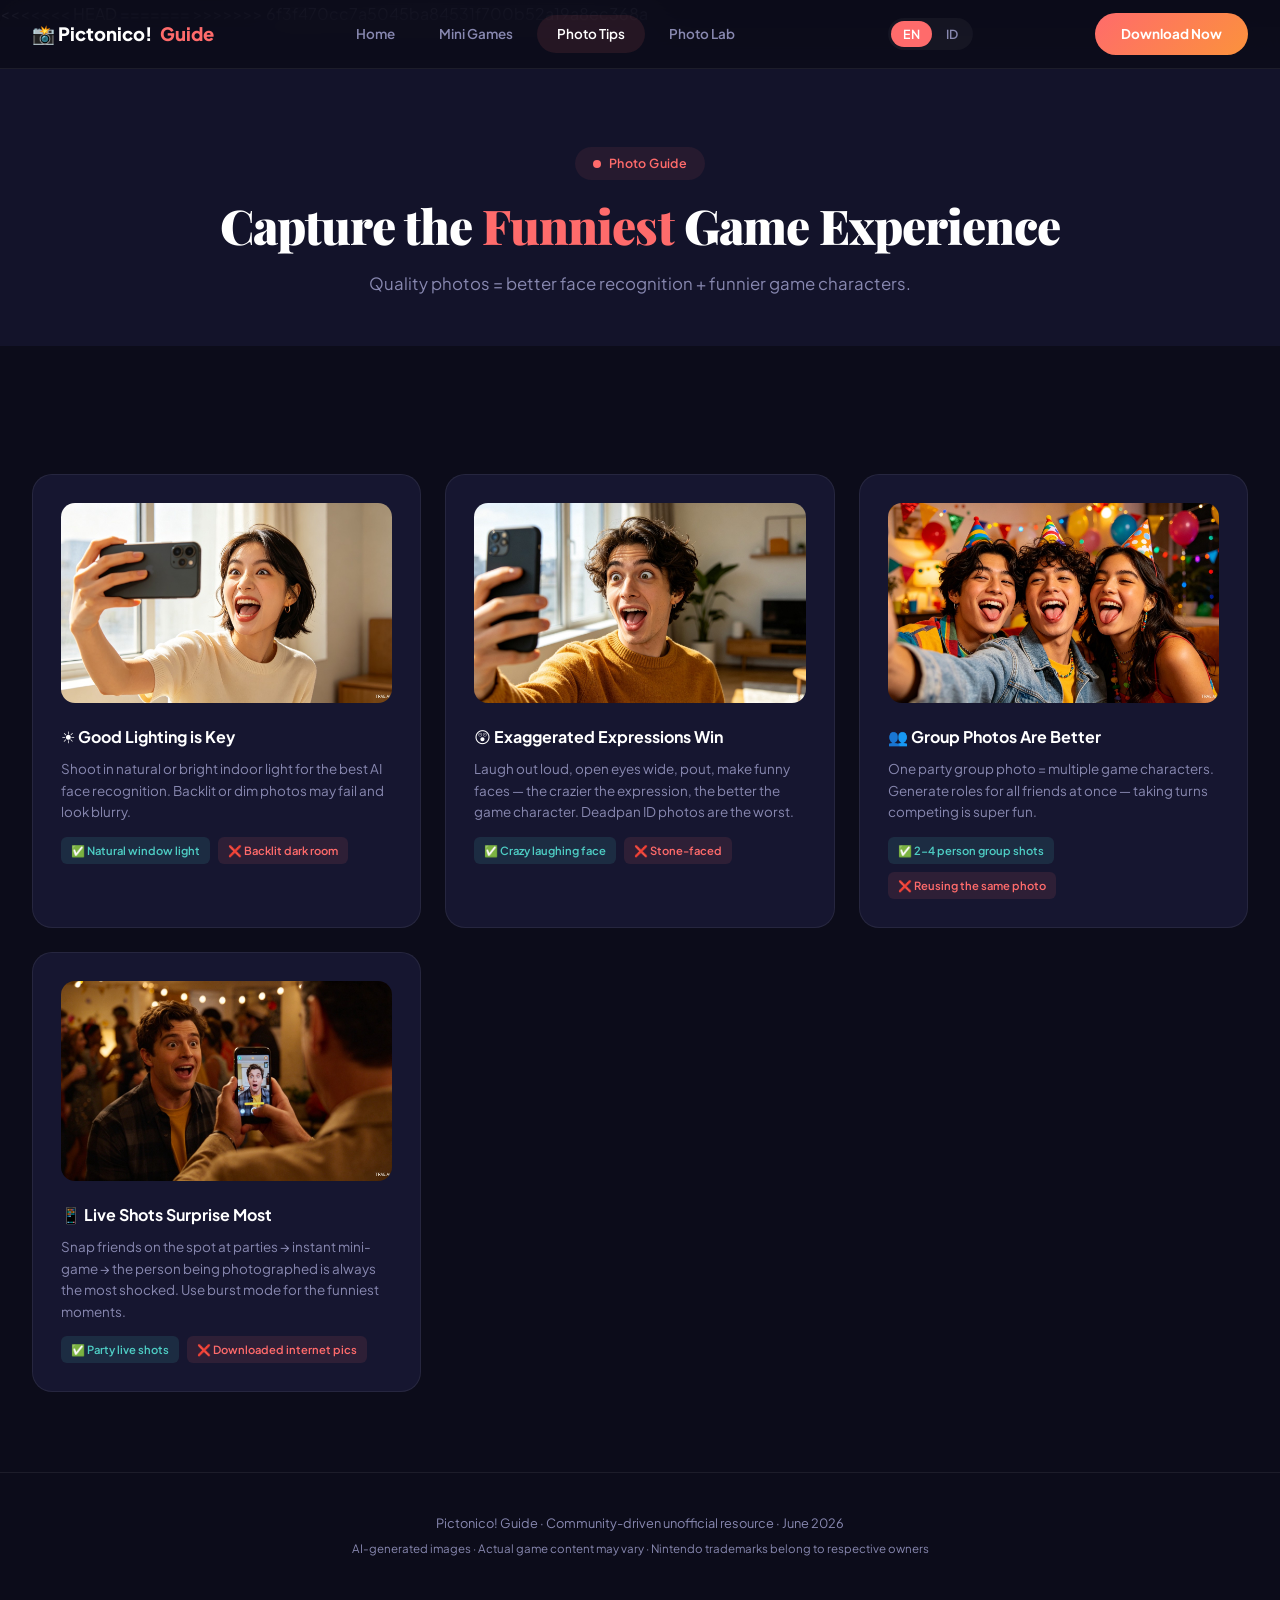
<file: tips.html>
<!DOCTYPE html>
<html lang="en">
<head>
<meta charset="UTF-8">
<!-- Google tag (gtag.js) -->
<<<<<<< HEAD
<script async src="https://pagead2.googlesyndication.com/pagead/js/adsbygoogle.js?client=ca-pub-1691516136077983" crossorigin="anonymous"></script>
=======
>>>>>>> 6f3f470cc7a5045ba84531f700b52a19a8ec368a
<script async src="https://www.googletagmanager.com/gtag/js?id=G-QFF1K0SGJ1"></script>
<script>window.dataLayer=window.dataLayer||[];function gtag(){dataLayer.push(arguments)}gtag('js',new Date());gtag('config','G-QFF1K0SGJ1')</script>
<meta name="viewport" content="width=device-width, initial-scale=1.0">
<title>Pictonico! Photo Tips — Best Pictures for Hilarious Game Results</title>
<meta name="description" content="Master Pictonico! photo tips: lighting secrets, expression tricks, group photo strategies and live-shot techniques for the funniest in-game results. Get the best face recognition and maximum laughs.">
<meta name="keywords" content="Pictonico photo tips, Pictonico best photos, Pictonico face recognition, Pictonico lighting tips, Pictonico selfie guide, how to take photos for Pictonico, Pictonico photo quality, funny game photos, Pictonico expression guide, Nintendo photo game tips">
<meta name="author" content="Pictonico Guide Community">
<meta name="robots" content="index, follow">
<meta property="og:title" content="Pictonico! Photo Tips — Best Pictures for Funny Game Results">
<meta property="og:description" content="Lighting secrets, expression hacks & photo tricks for the funniest Pictonico! results. Make your friends look hilarious in every mini-game.">
<meta property="og:type" content="website">
<link rel="canonical" href="https://gamehpego.com/tips.html">
<link rel="alternate" hreflang="en" href="https://gamehpego.com/tips.html">
<link rel="alternate" hreflang="id" href="https://gamehpego.com/id/tips.html">
<link href="https://fonts.googleapis.com/css2?family=Plus+Jakarta+Sans:wght@400;500;600;700;800&family=Playfair+Display:wght@700;900&display=swap" rel="stylesheet">
<link rel="stylesheet" href="shared.css">
<style>
.page-hero{padding:120px 32px 48px;text-align:center;background:var(--bg2)}
.page-hero .sec-label{display:inline-flex;align-items:center;gap:8px;padding:6px 18px;border-radius:25px;background:rgba(255,107,107,.08);color:#ff6b6b;font-size:.78rem;font-weight:600;letter-spacing:.03em;margin-bottom:18px}
.page-hero .sec-label .dot{width:8px;height:8px;border-radius:50%;background:#ff6b6b;animation:pulse 2s infinite}
@keyframes pulse{0%,100%{opacity:1}50%{opacity:.35}}
.page-hero h2{font-family:'Playfair Display',serif;font-size:clamp(2rem,4.5vw,3rem);font-weight:900;color:var(--white);line-height:1.15;letter-spacing:-.02em}
.page-hero h2 em{color:#ff6b6b;font-style:normal}
.page-hero .sub{color:var(--dim);font-size:1.05rem;max-width:640px;margin:16px auto 0}
.tips-grid{display:grid;grid-template-columns:repeat(auto-fit,minmax(290px,1fr));gap:24px;margin-top:48px}
.tip-card{background:var(--card-bg);border:1px solid var(--border);border-radius:var(--radius);padding:28px;transition:var(--tr);overflow:hidden}
.tip-card:hover{transform:translateY(-6px);box-shadow:var(--shadow-hover)}
.tip-card .t-img{width:100%;height:200px;border-radius:var(--radius-sm);overflow:hidden;margin-bottom:20px}
.tip-card .t-img img{width:100%;height:100%;object-fit:cover;transition:var(--tr)}
.tip-card:hover .t-img img{transform:scale(1.05)}
.tip-card h4{color:var(--white);font-size:1rem;margin-bottom:8px}
.tip-card p{color:var(--dim);font-size:.84rem;line-height:1.6}
.tags{display:flex;gap:8px;margin-top:14px;flex-wrap:wrap}
.do{background:rgba(78,205,196,.12);color:var(--green);padding:4px 10px;border-radius:6px;font-size:.7rem;font-weight:600}
.dont{background:rgba(255,107,107,.1);color:var(--accent);padding:4px 10px;border-radius:6px;font-size:.7rem;font-weight:600}
@media(max-width:768px){.tips-grid{grid-template-columns:1fr}}
</style>
</head>
<body>

<header><div class="hdr-inner">
  <a class="logo" href="index.html">📸 Pictonico!<em style="color:var(--accent);font-style:normal">Guide</em></a>
  <button class="nav-ham" id="ham" onclick="document.getElementById('nl').classList.toggle('open')"><span></span><span></span><span></span></button>
  <div class="nav-links" id="nl">
    <a href="index.html" data-t="nav_home">Home</a>
    <a href="minigames.html" data-t="nav_games">Mini Games</a>
    <a href="tips.html" class="active" data-t="nav_tips">Photo Tips</a>
    <a href="lab.html" data-t="nav_lab">Photo Lab</a>
  </div>
  <div class="lang-toggle">
    <button class="lang-btn on" data-lang="en">EN</button>
    <button class="lang-btn" data-lang="id">ID</button>
  </div>
  <a class="nav-cta" href="https://pictonico.nintendo.com/" target="_blank" rel="noopener" data-t="nav_cta">Download</a>
</div></header>

<div class="page-hero">
  <span class="sec-label"><span class="dot"></span><span data-t="tips_tag">Photo Guide</span></span>
  <h2 data-t="tips_title">Capture the Funniest Game Experience</h2>
  <p class="sub" data-t="tips_sub">Quality photos = better face recognition + funnier game characters</p>
</div>

<section><div class="sec-inner" style="max-width:1300px;margin:0 auto">
  <div class="tips-grid">
    <div class="tip-card fade-up">
      <div class="t-img"><img src="photo-tips.jpg" alt="Good lighting"></div>
      <h4 data-t="tip1_title">☀️ Good Lighting is Key</h4>
      <p data-t="tip1_desc">Shoot in natural or bright indoor light for the best AI face recognition.</p>
      <div class="tags"><span class="do" data-t="tip1_do">✅ Natural window light</span><span class="dont" data-t="tip1_dont">❌ Backlit dark room</span></div>
    </div>
    <div class="tip-card fade-up">
      <div class="t-img"><img src="tip-expression.jpg" alt="Funny expression"></div>
      <h4 data-t="tip2_title">😲 Exaggerated Expressions Win</h4>
      <p data-t="tip2_desc">The crazier the expression, the better the game character.</p>
      <div class="tags"><span class="do" data-t="tip2_do">✅ Crazy laughing face</span><span class="dont" data-t="tip2_dont">❌ Stone-faced</span></div>
    </div>
    <div class="tip-card fade-up">
      <div class="t-img"><img src="tip-group.jpg" alt="Group photo"></div>
      <h4 data-t="tip3_title">👥 Group Photos Are Better</h4>
      <p data-t="tip3_desc">One group photo = multiple game characters.</p>
      <div class="tags"><span class="do" data-t="tip3_do">✅ 2-4 person group shots</span><span class="dont" data-t="tip3_dont">❌ Reusing same photo</span></div>
    </div>
    <div class="tip-card fade-up">
      <div class="t-img"><img src="tip-live.jpg" alt="Live party shot"></div>
      <h4 data-t="tip4_title">📱 Live Shots Surprise Most</h4>
      <p data-t="tip4_desc">Snap friends on the spot — instant shock and laughter.</p>
      <div class="tags"><span class="do" data-t="tip4_do">✅ Party live shots</span><span class="dont" data-t="tip4_dont">❌ Internet downloads</span></div>
    </div>
  </div>
</div></section>

<footer><p data-t="footer1">Pictonico! Guide · June 2026</p><p style="font-size:0.72rem" data-t="footer2">AI images · Nintendo trademarks belong to respective owners</p></footer>

<script src="i18n.js"></script>
<script>
document.querySelectorAll('.fade-up').forEach(function(el){var o=new IntersectionObserver(function(e){e.forEach(function(x){if(x.isIntersecting){x.target.classList.add('in');o.unobserve(x.target)}})},{threshold:0.15});o.observe(el)});
document.addEventListener('click',function(e){var n=document.getElementById('nl'),h=document.getElementById('ham');if(!n.contains(e.target)&&!h.contains(e.target))n.classList.remove('open')});
</script>
</body>
</html>
</file>
<file: shared.css>
/* ===== SHARED STYLES ===== */
:root{
  --bg:#0c0c1a;--bg2:#13132a;--bg3:#1a1a38;--card-bg:#161630;
  --white:#fff;--text:#d0d0e8;--dim:#8888b0;
  --border:rgba(255,255,255,.07);--accent:#ff6b6b;--gold:#ffc853;
  --orange:#fb923c;--green:#4ecdc4;--purple:#a78bfa;
  --radius:20px;--radius-sm:14px;
  --shadow:0 4px 30px rgba(0,0,0,.5);
  --shadow-hover:0 8px 40px rgba(0,0,0,.6),0 0 0 1px rgba(255,255,255,.08);
  --tr:0.35s cubic-bezier(.25,.46,.45,.94);
}
*,*::before,*::after{box-sizing:border-box;margin:0;padding:0}
html{scroll-behavior:smooth;font-size:16px}
body{
  font-family:'Plus Jakarta Sans',system-ui,sans-serif;
  background:var(--bg);color:var(--text);line-height:1.7;
  overflow-x:hidden;min-height:100vh;-webkit-font-smoothing:antialiased;
}
::-webkit-scrollbar{width:5px}
::-webkit-scrollbar-thumb{background:rgba(255,255,255,.1);border-radius:4px}

/* HEADER */
header{
  position:fixed;top:0;left:0;right:0;z-index:1000;
  background:rgba(12,12,26,.88);backdrop-filter:blur(20px);
  border-bottom:1px solid var(--border);
}
.hdr-inner{
  max-width:1300px;margin:0 auto;padding:0 32px;
  display:flex;align-items:center;justify-content:space-between;height:68px;
}
.logo{display:flex;align-items:center;gap:8px;text-decoration:none;color:var(--white);font-weight:800;font-size:1.15rem}
.logo em{color:var(--accent);font-style:normal}
.nav-links{display:flex;gap:4px}
.nav-links a{
  padding:8px 20px;border-radius:25px;font-size:.84rem;font-weight:600;
  color:var(--dim);text-decoration:none;transition:var(--tr);
}
.nav-links a:hover,.nav-links a.active{color:var(--white);background:rgba(255,107,107,.1)}
.nav-cta{
  padding:10px 26px;border-radius:25px;
  background:linear-gradient(135deg,var(--accent),var(--orange));
  color:#fff;font-weight:700;font-size:.84rem;text-decoration:none;
  transition:var(--tr);
}
.nav-cta:hover{transform:translateY(-2px);box-shadow:0 6px 24px rgba(255,107,107,.3)}

/* LANG TOGGLE */
.lang-toggle{
  display:flex;gap:2px;margin-left:12px;
  background:rgba(255,255,255,.04);border-radius:20px;padding:3px;
}
.lang-btn{
  padding:5px 12px;border-radius:18px;border:none;background:none;
  color:var(--dim);font-size:.78rem;font-weight:600;cursor:pointer;
  transition:var(--tr);font-family:inherit;
}
.lang-btn:hover{color:var(--white)}
.lang-btn.on{background:var(--accent);color:#fff}

.nav-ham{display:none;flex-direction:column;gap:5px;cursor:pointer;background:none;border:none;padding:8px}
.nav-ham span{display:block;width:24px;height:2px;background:var(--white);border-radius:2px}

/* SECTIONS */
section{padding:80px 32px;position:relative}
.sec-inner{max-width:1300px;margin:0 auto;position:relative;z-index:1}
.sec-label{
  display:inline-flex;align-items:center;gap:8px;padding:6px 18px;border-radius:25px;
  background:rgba(255,107,107,.08);color:var(--accent);
  font-size:.78rem;font-weight:600;letter-spacing:.03em;margin-bottom:18px;
}
.sec-label .dot{width:8px;height:8px;border-radius:50%;background:var(--accent);animation:pulse 2s infinite}
@keyframes pulse{0%,100%{opacity:1}50%{opacity:.35}}
.sec-title{
  font-family:'Playfair Display',serif;
  font-size:clamp(2rem,4.5vw,3rem);font-weight:900;
  color:var(--white);line-height:1.15;margin-bottom:16px;letter-spacing:-.02em;
}
.sec-title em{color:var(--accent);font-style:normal}
.sec-sub{color:var(--dim);font-size:1.05rem;max-width:640px;line-height:1.7}

/* BUTTONS */
.btn-primary{
  padding:14px 34px;border-radius:30px;
  background:linear-gradient(135deg,var(--accent),var(--orange));
  color:#fff;font-weight:700;font-size:.9rem;text-decoration:none;
  transition:var(--tr);border:none;cursor:pointer;display:inline-flex;align-items:center;gap:8px;
}
.btn-primary:hover{transform:translateY(-3px);box-shadow:0 8px 30px rgba(255,107,107,.35)}
.btn-outline{
  padding:14px 34px;border-radius:30px;
  border:2px solid rgba(255,255,255,.12);background:transparent;
  color:var(--white);font-weight:600;font-size:.9rem;text-decoration:none;
  transition:var(--tr);cursor:pointer;display:inline-flex;align-items:center;gap:8px;
}
.btn-outline:hover{border-color:var(--accent);color:var(--accent);transform:translateY(-3px)}

/* GRID HELPERS */
.f-grid{display:grid;grid-template-columns:repeat(auto-fit,minmax(280px,1fr));gap:24px;margin-top:48px}
.f-card{
  background:var(--card-bg);border:1px solid var(--border);
  border-radius:var(--radius);padding:36px 32px;
  transition:var(--tr);position:relative;
}
.f-card:hover{transform:translateY(-6px);box-shadow:var(--shadow-hover);border-color:rgba(255,107,107,.2)}
.f-card .f-icon{width:60px;height:60px;border-radius:16px;display:flex;align-items:center;justify-content:center;font-size:1.5rem;margin-bottom:22px;position:relative}
.f-card .f-icon::after{content:'';position:absolute;inset:-4px;border-radius:20px;background:inherit;opacity:.15;z-index:-1}
.f-card:hover .f-icon{transform:scale(1.1);transition:var(--tr)}
.f-card h4{font-size:1.1rem;color:var(--white);margin-bottom:8px}
.f-card p{color:var(--dim);font-size:.88rem;line-height:1.65}

/* FOOTER */
footer{
  background:var(--bg);border-top:1px solid var(--border);
  padding:40px 32px;text-align:center;
}
footer p{color:var(--dim);font-size:.8rem;margin-bottom:4px}

.card-img{width:100%;border-radius:var(--radius);box-shadow:var(--shadow)}

/* ANIMATION */
.fade-up{opacity:0;transform:translateY(40px);transition:all .8s cubic-bezier(.25,.46,.45,.94)}
.fade-up.in{opacity:1;transform:translateY(0)}

/* RESPONSIVE */
@media(max-width:768px){
  .nav-links{display:none;position:absolute;top:68px;left:0;right:0;flex-direction:column;background:rgba(12,12,26,.98);padding:10px;border-bottom:1px solid var(--border)}
  .nav-links.open{display:flex}
  .nav-ham{display:flex}
  .nav-cta{display:none}
  section{padding:64px 20px}
}
@media(max-width:480px){
  .f-grid{grid-template-columns:1fr}
}
</file>
